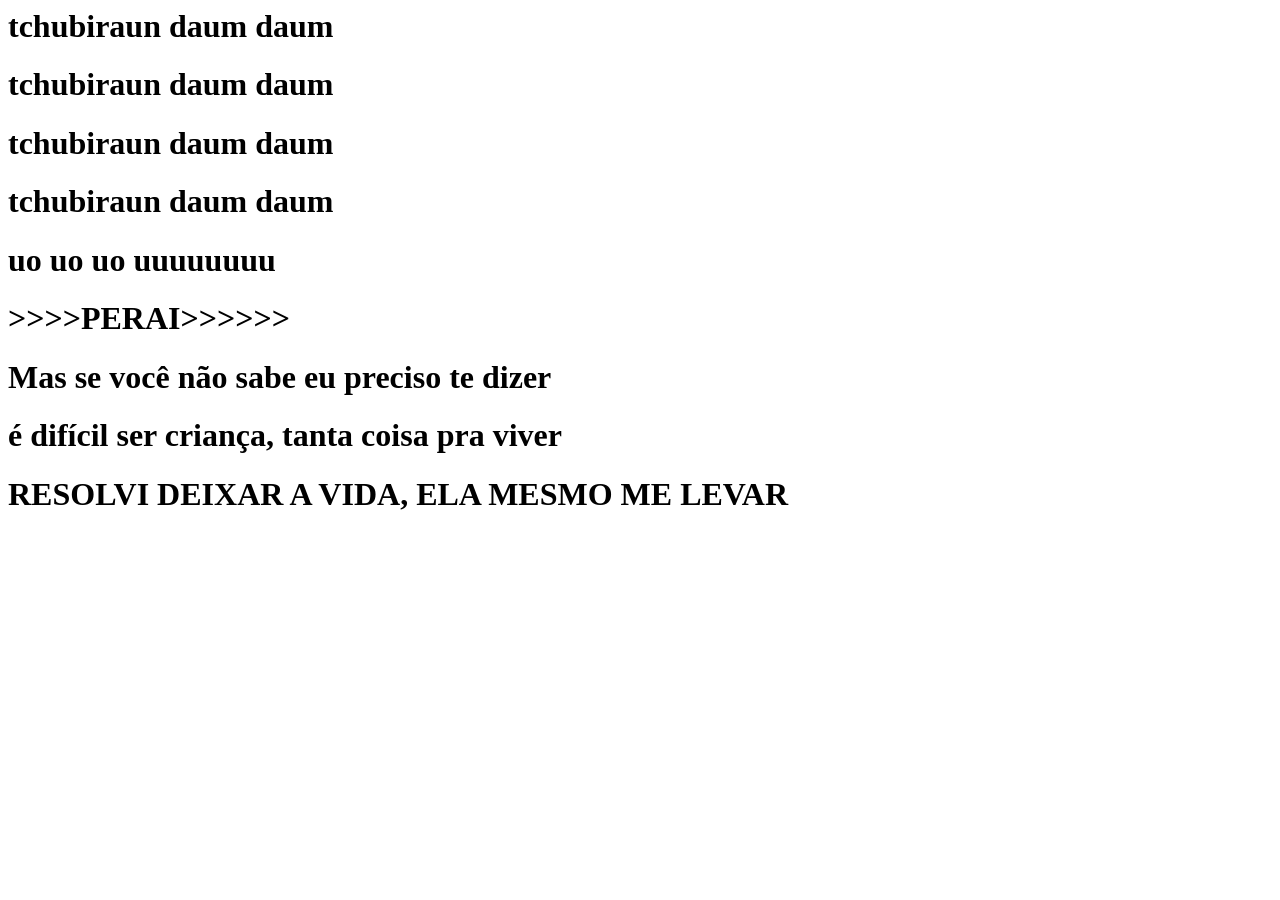
<file: 01 - JAVASCRIPT/index.html>
<html>
<head></head>
<body>
    <!-- <h1>introdução ao JS</h1> -->
 <!-- <script src="testes.js"></script> -->
  <!-- <script src="pePequeno.js"></script> -->
 <!-- <script src="guilhermePortões.js"></script> -->
 <!-- <script src="trajetoPomar.js"></script> -->
 <!-- <script src="peErnanBuco.js"></script> -->
   <!-- <script src="peba.js"></script> -->
   <!-- <script src="juninSalarioDiario.js"></script> -->
   <!-- <script src="monika.js"></script> -->
   <script src="romeroBrique.js"></script>
   


 <h1>tchubiraun daum daum</h1>
  <h1>tchubiraun daum daum</h1>
<h1>tchubiraun daum daum</h1>
  <h1>tchubiraun daum daum</h1>
  <h1>uo uo uo uuuuuuuu</h1>
  <h1>>>>>PERAI>>>>>></h1>
  <h1>Mas se você não sabe eu preciso te dizer</h1>
  <h1>é difícil ser criança, tanta coisa pra viver</h1>
  <h1>RESOLVI DEIXAR A VIDA, ELA MESMO ME LEVAR</h1>

</body>
</html>
</file>
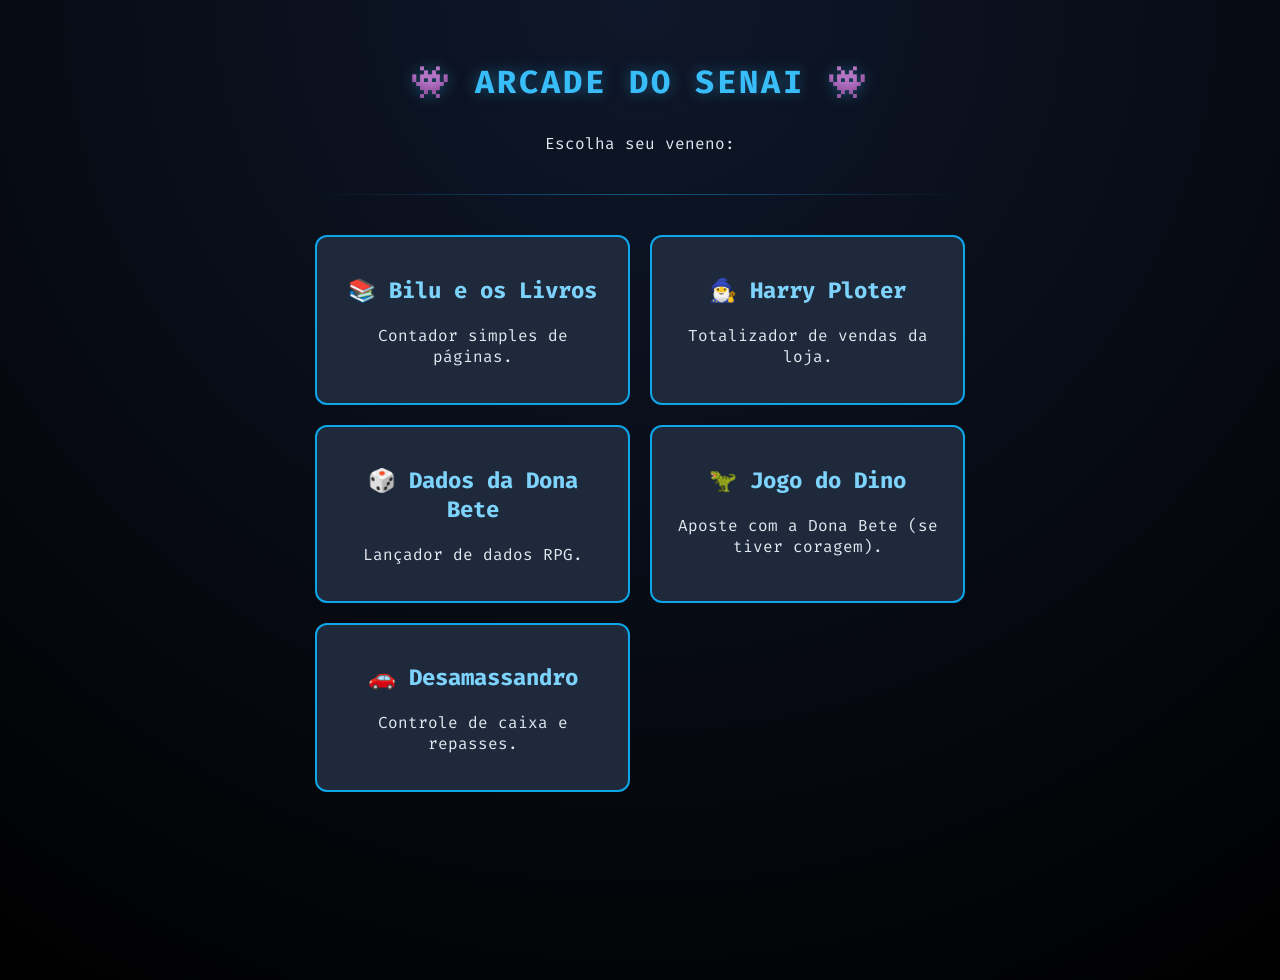
<file: 04 - Variáveis/index.html>
<!DOCTYPE html>
<html lang="pt-br">
<head>
    <meta charset="UTF-8">
    <meta name="viewport" content="width=device-width, initial-scale=1.0">
    <link rel="stylesheet" href="style.css">
    <title>Arcade SENAI</title>
    <style>
        /* CSS extra só pro menu ficar bonito */
        .grid-jogos {
            display: grid;
            grid-template-columns: repeat(auto-fit, minmax(250px, 1fr));
            gap: 20px;
            margin-top: 30px;
        }
        .card-jogo {
            background-color: #1e293b;
            border: 2px solid #0ea5e9;
            padding: 20px;
            border-radius: 12px;
            text-decoration: none;
            color: #e2e8f0;
            transition: 0.3s;
        }
        .card-jogo:hover {
            transform: scale(1.05);
            background-color: #0f172a;
            box-shadow: 0 0 15px #38bdf8;
        }
    </style>
</head>
<body>
    <h1>👾 Arcade do SENAI 👾</h1>
    <p>Escolha seu veneno:</p>
    <hr>

    <div class="grid-jogos">
        <a href="contador.html" class="card-jogo">
            <h2>📚 Bilu e os Livros</h2>
            <p>Contador simples de páginas.</p>
        </a>
        <a href="vendas.html" class="card-jogo">
            <h2>🧙‍♂️ Harry Ploter</h2>
            <p>Totalizador de vendas da loja.</p>
        </a>
        <a href="dados.html" class="card-jogo">
            <h2>🎲 Dados da Dona Bete</h2>
            <p>Lançador de dados RPG.</p>
        </a>
        <a href="dino.html" class="card-jogo">
            <h2>🦖 Jogo do Dino</h2>
            <p>Aposte com a Dona Bete (se tiver coragem).</p>
        </a>
        <a href="oficina.html" class="card-jogo">
            <h2>🚗 Desamassandro</h2>
            <p>Controle de caixa e repasses.</p>
        </a>
    </div>
</body>
</html>
</file>
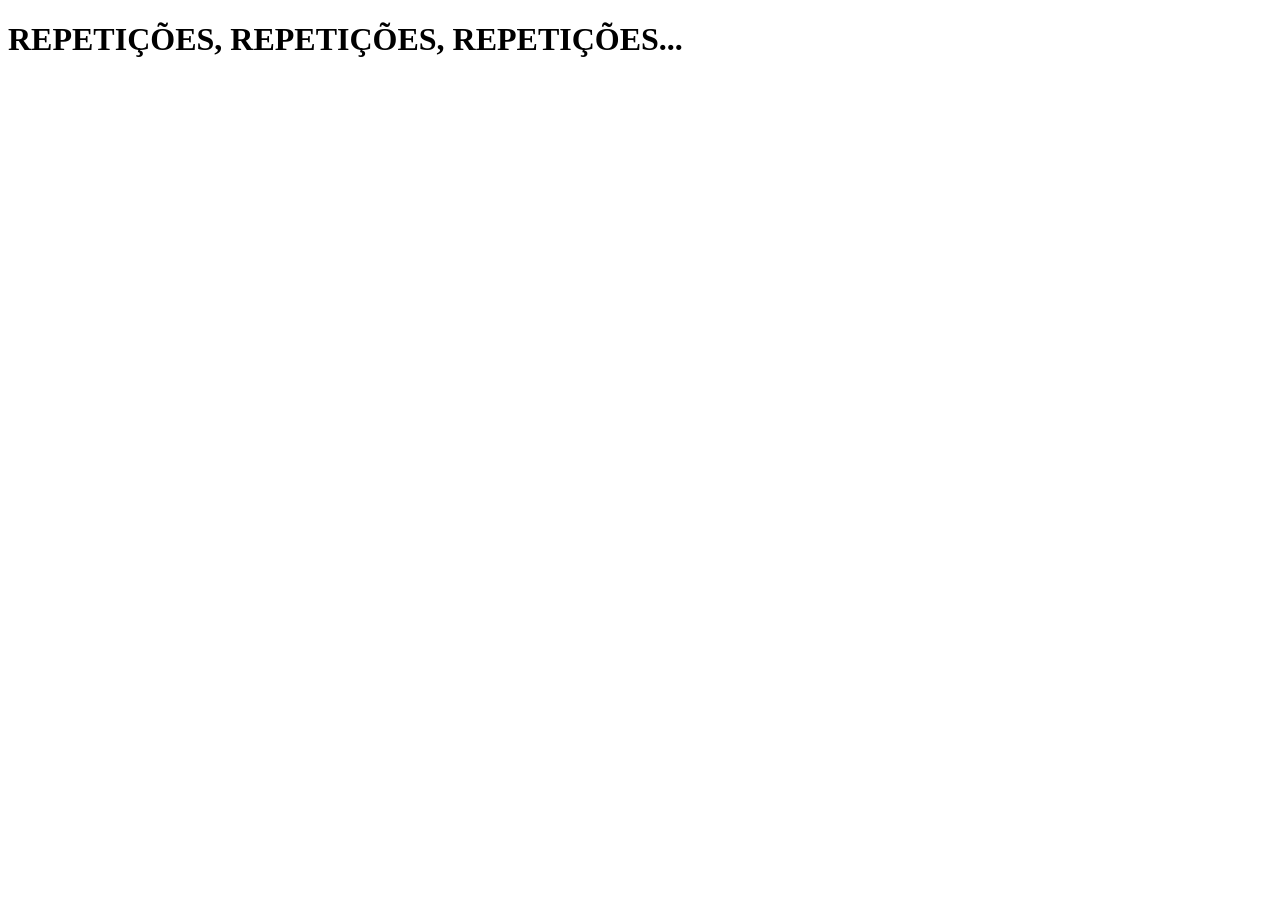
<file: 05 - REPETIÇÃO/index.html>
<!DOCTYPE html>
<html lang="pt-br">
<head>
    <meta charset="UTF-8">
    <meta name="viewport" content="width=device-width, initial-scale=1.0">
    <title>Document</title>
</head>
<body>
    <h1>REPETIÇÕES, REPETIÇÕES, REPETIÇÕES...</h1>
    <script src="script.js"></script>
    
</body>
</html>
</file>
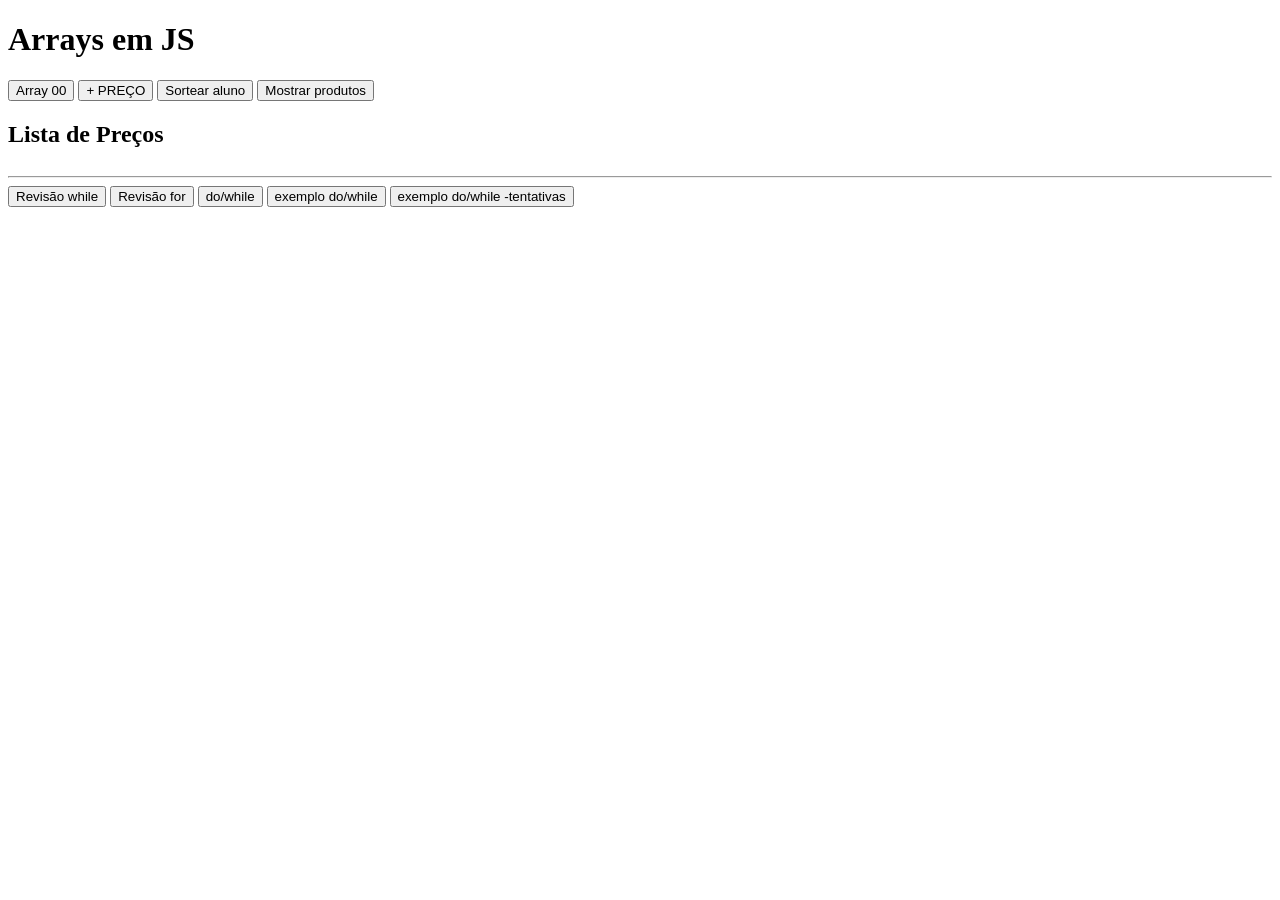
<file: 07 - ARRAYS/index.html>
<!DOCTYPE html>
<html lang="pt-br">
<head>
    <meta charset="UTF-8">
    <meta name="viewport" content="width=device-width, initial-scale=1.0">
    <link rel="stylesheet" href="style.css">
    <title>arrays</title>
</head>
<body>

    <h1>Arrays em JS</h1>
    <button onclick="array00()">Array 00</button>
    <button onclick="addPrecos()">+ PREÇO</button>
    <button onclick="sortearAluno()">Sortear aluno</button>
    <button onclick="mostrarProdutos()">Mostrar produtos</button>

    <h2>Lista de Preços</h2>
    <div id="lista-precos">

    </div>

    <hr>

    
    <button onclick="rodarWhile()">Revisão while</button>
    <button onclick="rodarFor()">Revisão for</button>
    <button onclick="rodarDoWhile()">do/while</button>
    <button onclick="exemploDoWhile()">exemplo do/while</button>
    <button onclick="exemploDoWhileLimitado()">exemplo do/while -tentativas</button>
    <script src="script.js"></script>
    <script src="rev.js"></script>
    <!-- <script src="script.js"></script> -->
</body>
</html>
</file>
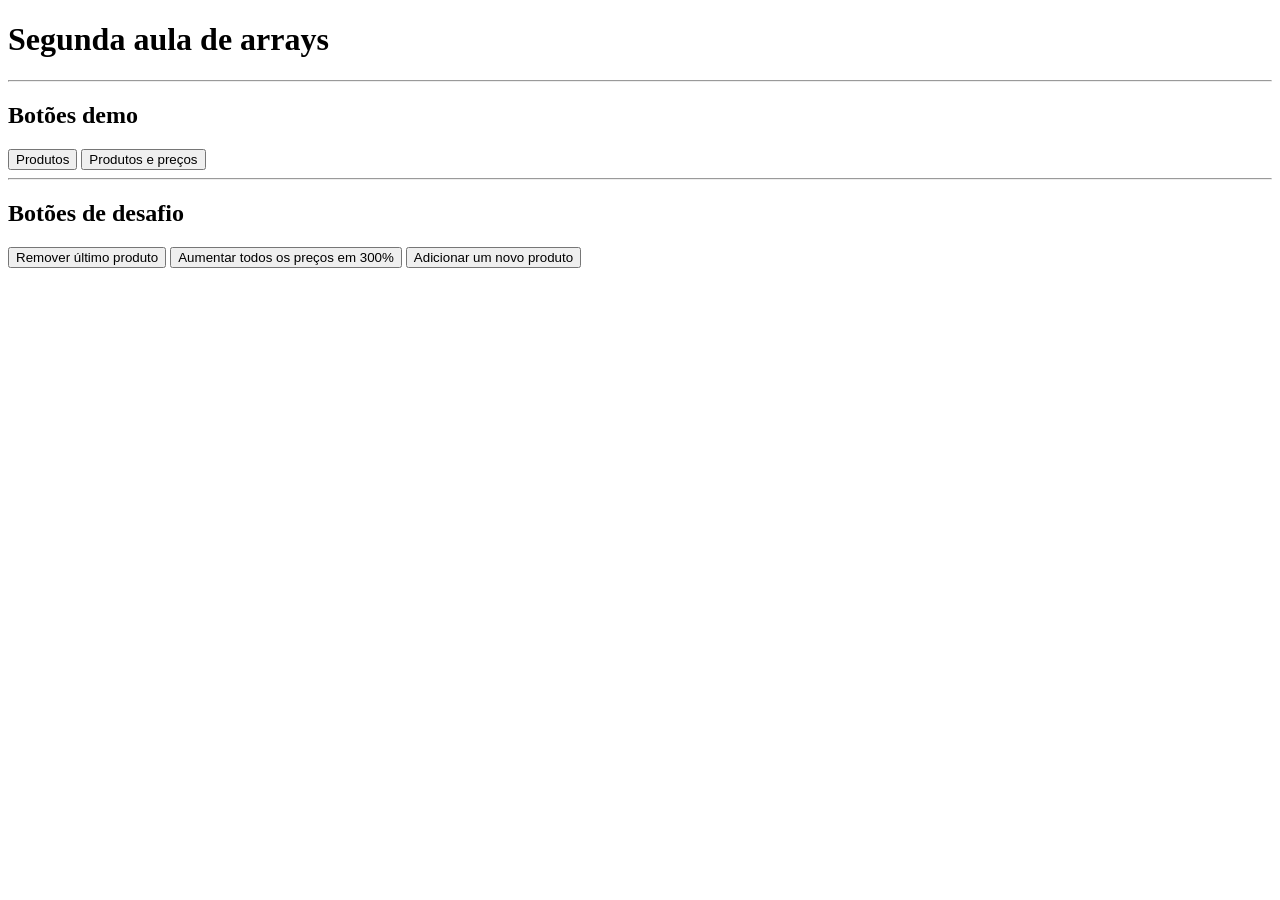
<file: 08 - ARRAYS/index.html>
<!DOCTYPE html>
<html lang="pt-br">
<head>
    <meta charset="UTF-8">
    <meta name="viewport" content="width=device-width, initial-scale=1.0">
    <title>08-arrays</title>
</head>
<body>
    <h1>Segunda aula de arrays</h1>
    <hr>
    <h2>Botões demo</h2>
    <button onclick="verProdutos()">Produtos</button>
    <button onclick="verProdutosComPrecos()">Produtos e preços</button>
    <hr>
    <h2>Botões de desafio</h2>
    <button onclick="">Remover último produto</button>
    <button onclick="">Aumentar todos os preços em 300%</button>
    <button onclick="">Adicionar um novo produto</button>


    <div id="listaProdutos">

    </div>

    <script src="script.js"></script>
</body>
</html>
</file>
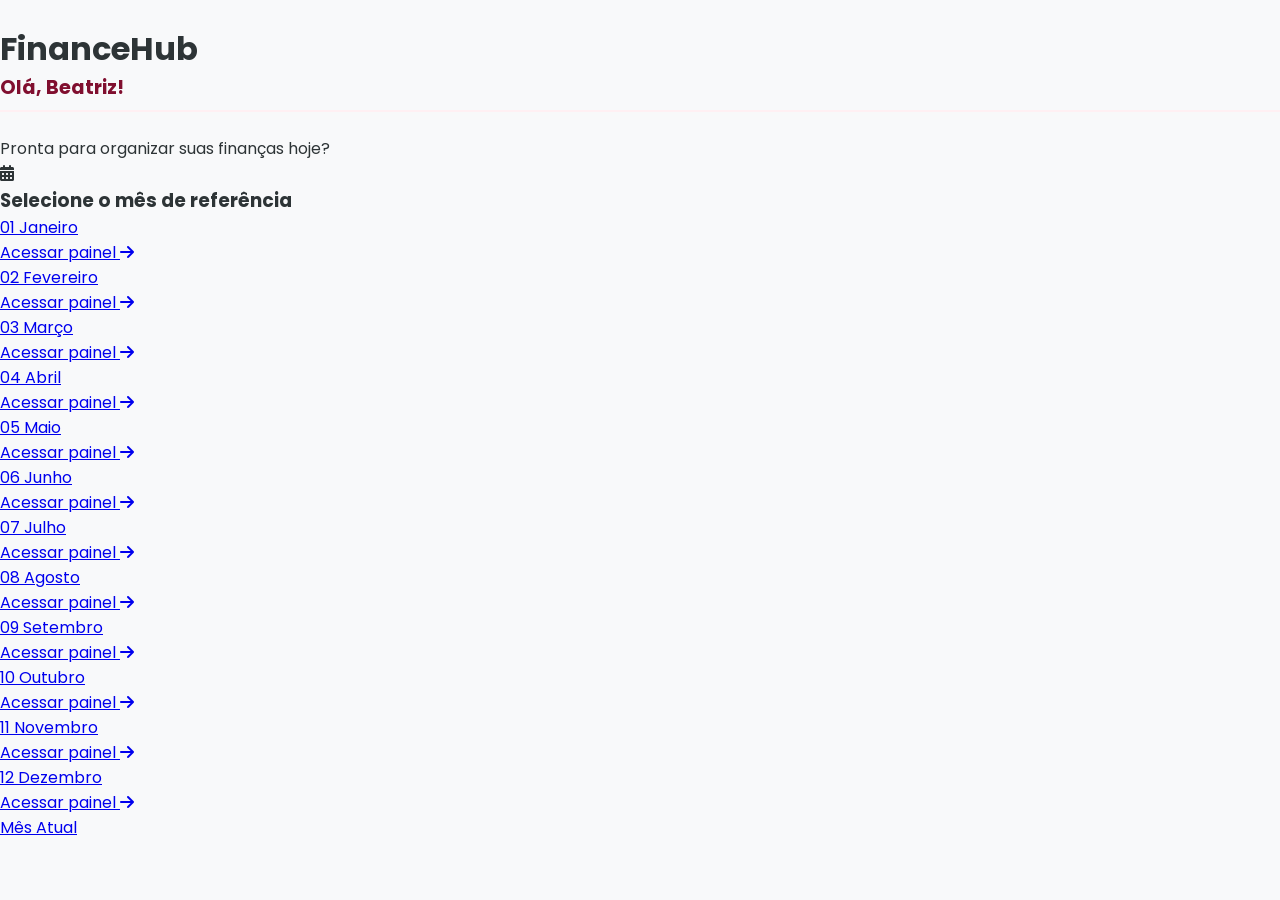
<file: Biaaa/index.html>
<!DOCTYPE html>
<html lang="pt-BR">
<head>
    <meta charset="UTF-8">
    <meta name="viewport" content="width=device-width, initial-scale=1.0">
    <title>FinanceHub | Home</title>
    <link rel="preconnect" href="https://fonts.googleapis.com">
    <link href="https://fonts.googleapis.com/css2?family=Poppins:wght@300;400;600;700&display=swap" rel="stylesheet">
    <link rel="stylesheet" href="https://cdnjs.cloudflare.com/ajax/libs/font-awesome/6.4.0/css/all.min.css">
    <link rel="stylesheet" href="style.css">
</head>
<body>
    <div class="app-wrapper">
        <!-- Header com Design de Boas-vindas -->
        <header class="home-header">
            <div class="container">
                <div class="header-content">
                    <div class="logo-area">
                        <i class="fa-solid fa-chart-line-up"></i>
                        <h1>Finance<strong>Hub</strong></h1>
                    </div>
                    <div class="welcome-text">
                        <h2>Olá, Beatriz!</h2>
                        <p>Pronta para organizar suas finanças hoje?</p>
                    </div>
                </div>
            </div>
        </header>

        <main class="container">
            <div class="section-title">
                <i class="fa-solid fa-calendar-days"></i>
                <h3>Selecione o mês de referência</h3>
            </div>

            <!-- Grade de Meses Estilizada -->
            <div class="month-grid" id="monthGrid">
                <!-- Gerado pelo JavaScript -->
            </div>
        </main>
    </div>

    <script>
        const meses = [
            "Janeiro", "Fevereiro", "Março", "Abril", "Maio", "Junho",
            "Julho", "Agosto", "Setembro", "Outubro", "Novembro", "Dezembro"
        ];
        
        const grid = document.getElementById('monthGrid');
        
        meses.forEach((mes, index) => {
            const card = document.createElement('a');
            card.href = `controle.html?mes=${mes}`;
            card.className = 'month-card-modern';
            
            // Lógica para destacar o mês atual (opcional)
            const mesAtualIndex = new Date().getMonth();
            const isCurrentMonth = index === mesAtualIndex;

            card.innerHTML = `
                <div class="card-content">
                    <span class="month-number">${(index + 1).toString().padStart(2, '0')}</span>
                    <span class="month-name">${mes}</span>
                </div>
                <div class="card-footer">
                    <span>Acessar painel</span>
                    <i class="fa-solid fa-arrow-right"></i>
                </div>
                ${isCurrentMonth ? '<span class="badge">Mês Atual</span>' : ''}
            `;
            grid.appendChild(card);
        });
    </script>
</body>
</html>
</file>
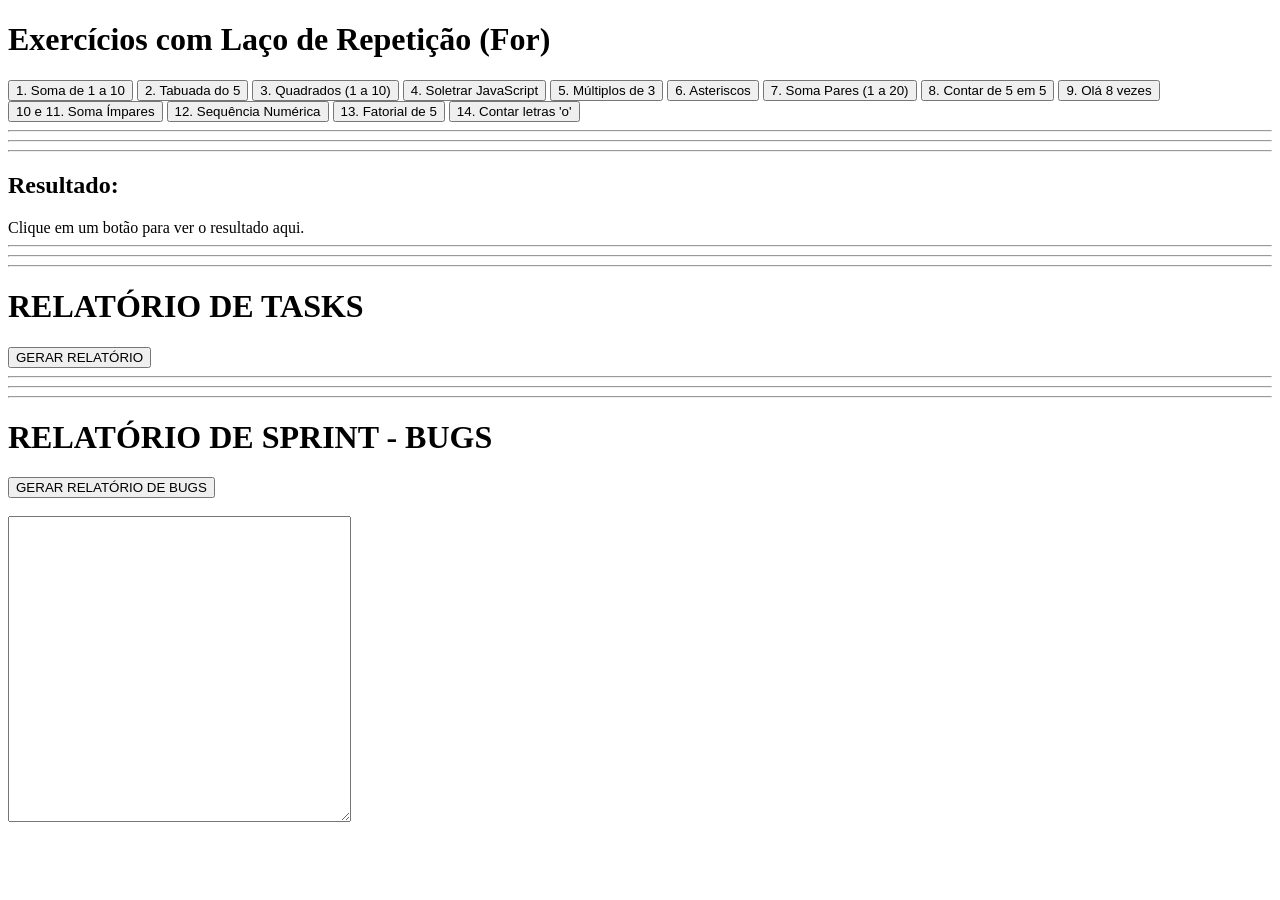
<file: profMárcia/index.html>
<!DOCTYPE html>
<html lang="pt-BR">
<head>
    <meta charset="UTF-8">
    <meta name="viewport" content="width=device-width, initial-scale=1.0">
    <title>Exercícios de Lógica - For</title>
    
</head>
<body>
    <h1>Exercícios com Laço de Repetição (For)</h1>
    
    <div>
        <button onclick="exercicio1()">1. Soma de 1 a 10</button>
        <button onclick="exercicio2()">2. Tabuada do 5</button>
        <button onclick="exercicio3()">3. Quadrados (1 a 10)</button>
        <button onclick="exercicio4()">4. Soletrar JavaScript</button>
        <button onclick="exercicio5()">5. Múltiplos de 3</button>
        <button onclick="exercicio6()">6. Asteriscos</button>
        <button onclick="exercicio7()">7. Soma Pares (1 a 20)</button>
        <button onclick="exercicio8()">8. Contar de 5 em 5</button>
        <button onclick="exercicio9()">9. Olá 8 vezes</button>
        <button onclick="exercicio10()">10 e 11. Soma Ímpares</button>
        <button onclick="exercicio12()">12. Sequência Numérica</button>
        <button onclick="exercicio13()">13. Fatorial de 5</button>
        <button onclick="exercicio14()">14. Contar letras 'o'</button>
    </div>


        <hr><hr><hr>
    
    <h2>Resultado:</h2>
    <div id="resultado">Clique em um botão para ver o resultado aqui.</div>
    <hr><hr><hr>

    <div>
        <h1>RELATÓRIO DE TASKS</h1>
        <button onclick="gerarRelatorioSprint()">GERAR RELATÓRIO</button>
    </div>

    <hr><hr><hr>

    <div>
        <h1>RELATÓRIO DE SPRINT - BUGS</h1>
        <button onclick="gerarRelatorioBugs()">GERAR RELATÓRIO DE BUGS</button>
        <br><br>
        <textarea id="relatorioBugsTextarea" rows="20" cols="40"></textarea>
    </div>

    <script src="script.js"></script>
</body>
</html>
</file>
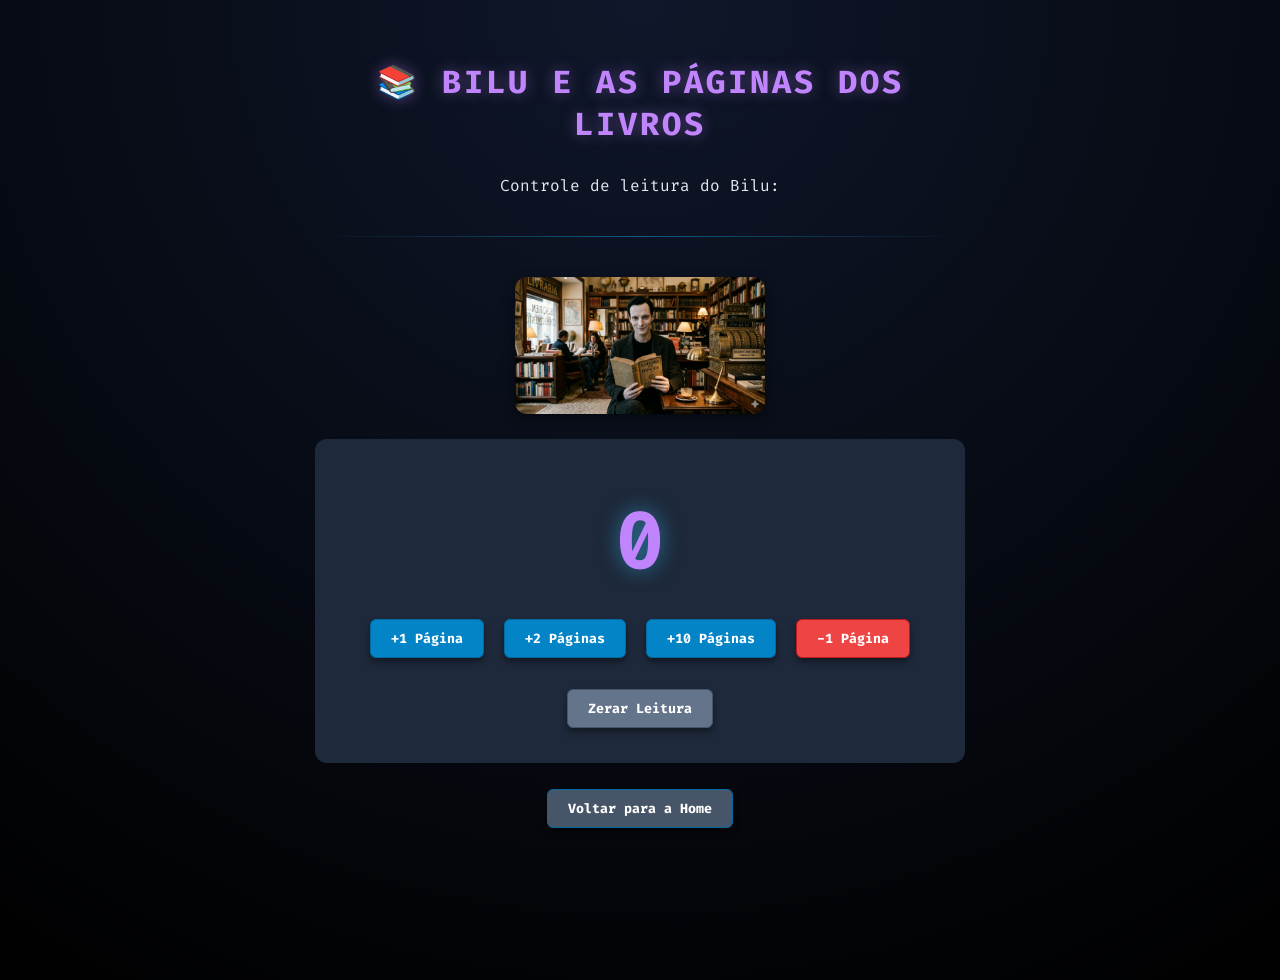
<file: 04 - Variáveis/contador.html>
<!DOCTYPE html>
<html lang="pt-br">
<head>
    <meta charset="UTF-8">
    <link rel="stylesheet" href="style.css">
    <title>Bilu e os Livros</title>
</head>
<body>
    <h1 style="color: #c084fc; text-shadow: 0 0 15px rgba(192, 132, 252, 0.4);">📚 Bilu e as páginas dos livros</h1>
    <p>Controle de leitura do Bilu:</p>
    <hr>

    <img src="biluLendo.png" alt="Imagem do Bilu" style="max-width: 250px; border-radius: 12px; margin-bottom: 20px; box-shadow: 0 4px 12px rgba(0,0,0,0.5);">

    <div style="background-color: #1e293b; padding: 30px; border-radius: 12px;">
        <p id="p-contagem" style="font-size: 5rem; margin: 20px 0; color: #c084fc;">0</p>
        
        <button onclick="incrementarContagem()">+1 Página</button>
        <button onclick="somar2()">+2 Páginas</button>
        <button onclick="somar10()">+10 Páginas</button>
        <button onclick="decrementarContagem()" style="background-color: #ef4444; border-color: #b91c1c;">-1 Página</button>
        <br><br>
        <button onclick="zerarContagem()" style="background-color: #64748b; border-color: #475569;">Zerar Leitura</button>
    </div>

    <br>
    <a href="index.html"><button style="background-color: #475569;">Voltar para a Home</button></a>
    
    <script src="contador.js"></script>
</body>
</html>
</file>
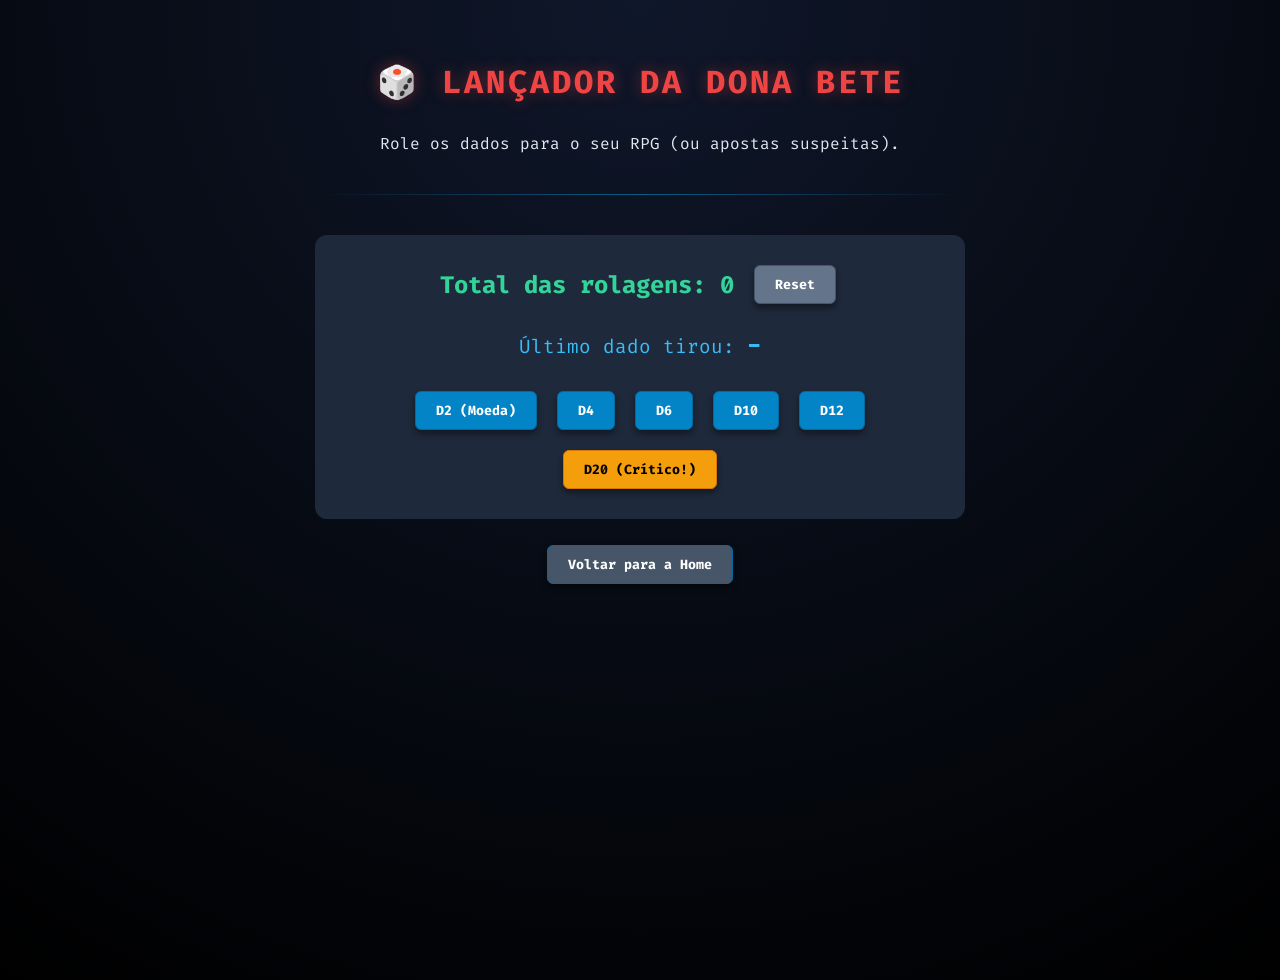
<file: 04 - Variáveis/dados.html>
<!DOCTYPE html>
<html lang="pt-br">
<head>
    <meta charset="UTF-8">
    <link rel="stylesheet" href="style.css">
    <title>Dados da Dona Bete</title>
</head>
<body>
    <h1 style="color: #ef4444; text-shadow: 0 0 15px rgba(239, 68, 68, 0.4);">🎲 Lançador da Dona Bete</h1>
    <p>Role os dados para o seu RPG (ou apostas suspeitas).</p>
    <hr>

    <div style="background-color: #1e293b; padding: 25px; border-radius: 12px;">
        <div style="display: flex; justify-content: center; align-items: center; gap: 15px; margin-bottom: 20px;">
            <span style="color: #34d399; font-weight: bold; font-size: 1.5rem;">
                Total das rolagens: <span id="totalDadosText">0</span>
            </span>
            <button onclick="resetarDados()" style="background-color: #64748b; border-color: #475569;">Reset</button>
        </div>
        
        <p style="color: #38bdf8; font-size: 1.2rem; margin-bottom: 25px;">Último dado tirou: <span id="ultimoDadoText" style="font-weight: bold; font-size: 1.5rem;">-</span></p>

        <div style="display: flex; flex-wrap: wrap; justify-content: center; gap: 10px;">
            <button onclick="rolarDado(2)">D2 (Moeda)</button>
            <button onclick="rolarDado(4)">D4</button>
            <button onclick="rolarDado(6)">D6</button>
            <button onclick="rolarDado(10)">D10</button>
            <button onclick="rolarDado(12)">D12</button>
            <button onclick="rolarDado(20)" style="background-color: #f59e0b; color: black; border-color: #d97706;">D20 (Crítico!)</button>
        </div>
    </div>

    <br>
    <a href="index.html"><button style="background-color: #475569;">Voltar para a Home</button></a>

    <script src="dados.js"></script>
</body>
</html>
</file>
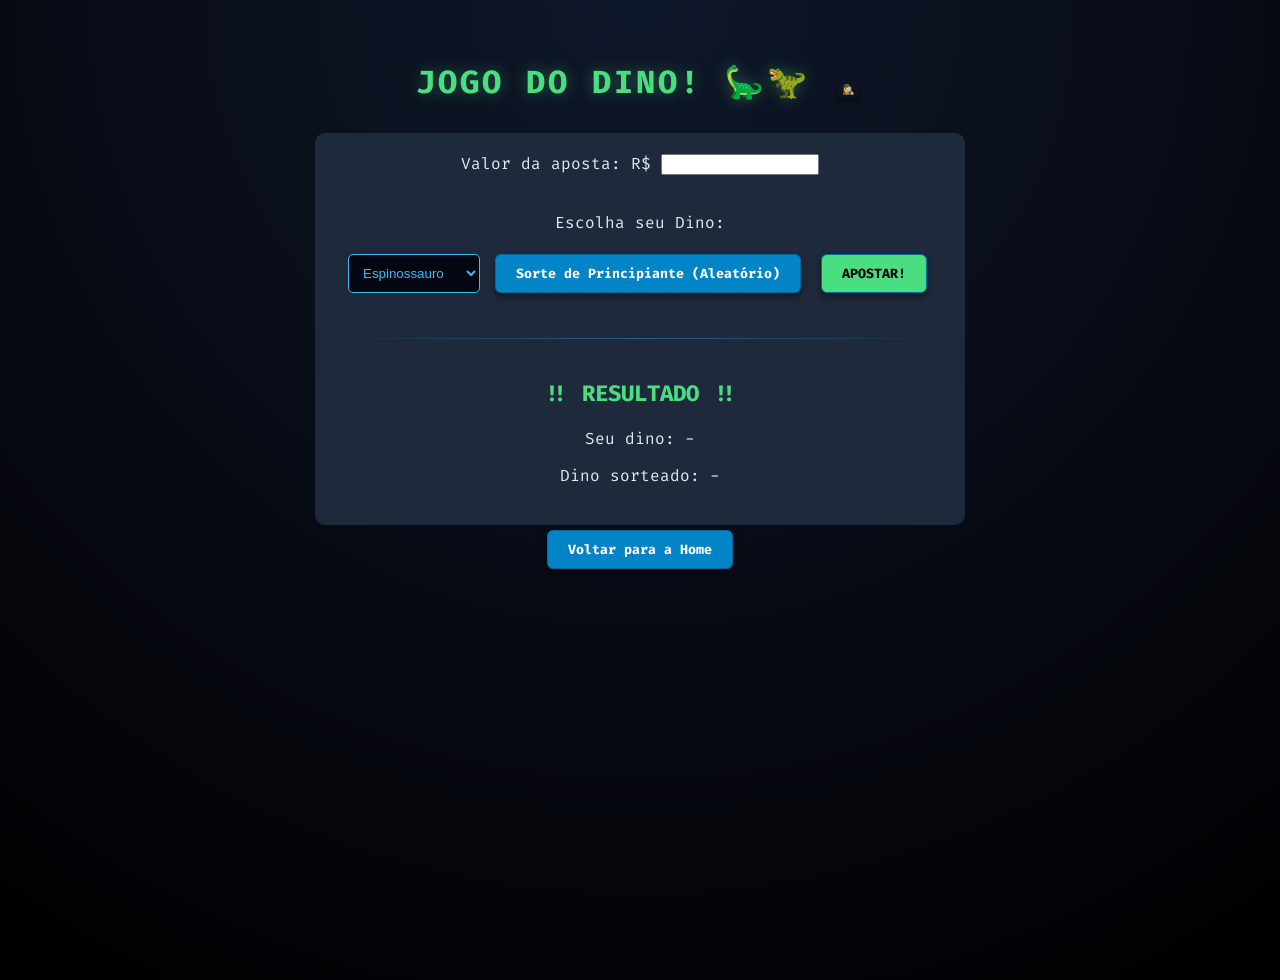
<file: 04 - Variáveis/dino.html>
<!DOCTYPE html>
<html lang="pt-br">
<head>
    <meta charset="UTF-8">
    <link rel="stylesheet" href="style.css">
    <title>Jogo do Dino</title>
</head>
<body>
    <h1 style="color: #4ade80; text-shadow: 0 0 15px rgba(74, 222, 128, 0.4);">
        Jogo do Dino! 🦕🦖 
        <button onclick="verificarCaixaBete()" style="padding: 2px 5px; font-size: 10px; background: transparent; border: none;">🕵️‍♀️</button>
    </h1>
    
    <div style="background-color: #1e293b; padding: 20px; border-radius: 10px;">
        <label>Valor da aposta: R$ </label>
        <input type="number" id="valorApostaDino" style="width: 150px;">
        <br><br>
        
        <p>Escolha seu Dino:</p>
        <select id="dinoEscolhido" style="padding: 10px; background: #030712; color: #38bdf8; border: 1px solid #38bdf8; border-radius: 5px;">
            <option value="Espinossauro">Espinossauro</option>
            <option value="T-Rex">T-Rex</option>
            <option value="Braquiossauro">Braquiossauro</option>
            <option value="Velocirraptor">Velocirraptor</option>
            <option value="Estegossauro">Estegossauro</option>
            <option value="Triceratopo">Triceratopo</option>
            <option value="Anquilossauro">Anquilossauro</option>
            <option value="Parassaurolofo">Parassaurolofo</option>
            <option value="Alossauro">Alossauro</option>
            <option value="Carnotauro">Carnotauro</option>
        </select>
        
        <button onclick="escolherDinoAleatorio()">Sorte de Principiante (Aleatório)</button>
        <button onclick="jogarDino()" style="background-color: #4ade80; color: #000;">APOSTAR!</button>

        <hr>
        <h2 style="color: #4ade80;">!! RESULTADO !!</h2>
        <p>Seu dino: <span id="txtSeuDino">-</span></p>
        <p>Dino sorteado: <span id="txtDinoSorteado">-</span></p>
        <h3 id="resultadoDino"></h3>
        
        <button id="btnChance50x" onclick="chance50x()" style="display: none; background-color: #f59e0b; color: black;">CHANCE ÚNICA: 50x!!</button>
    </div>
    
    <a href="index.html"><button>Voltar para a Home</button></a>
    
    <script src="dino.js"></script>
</body>
</html>
</file>
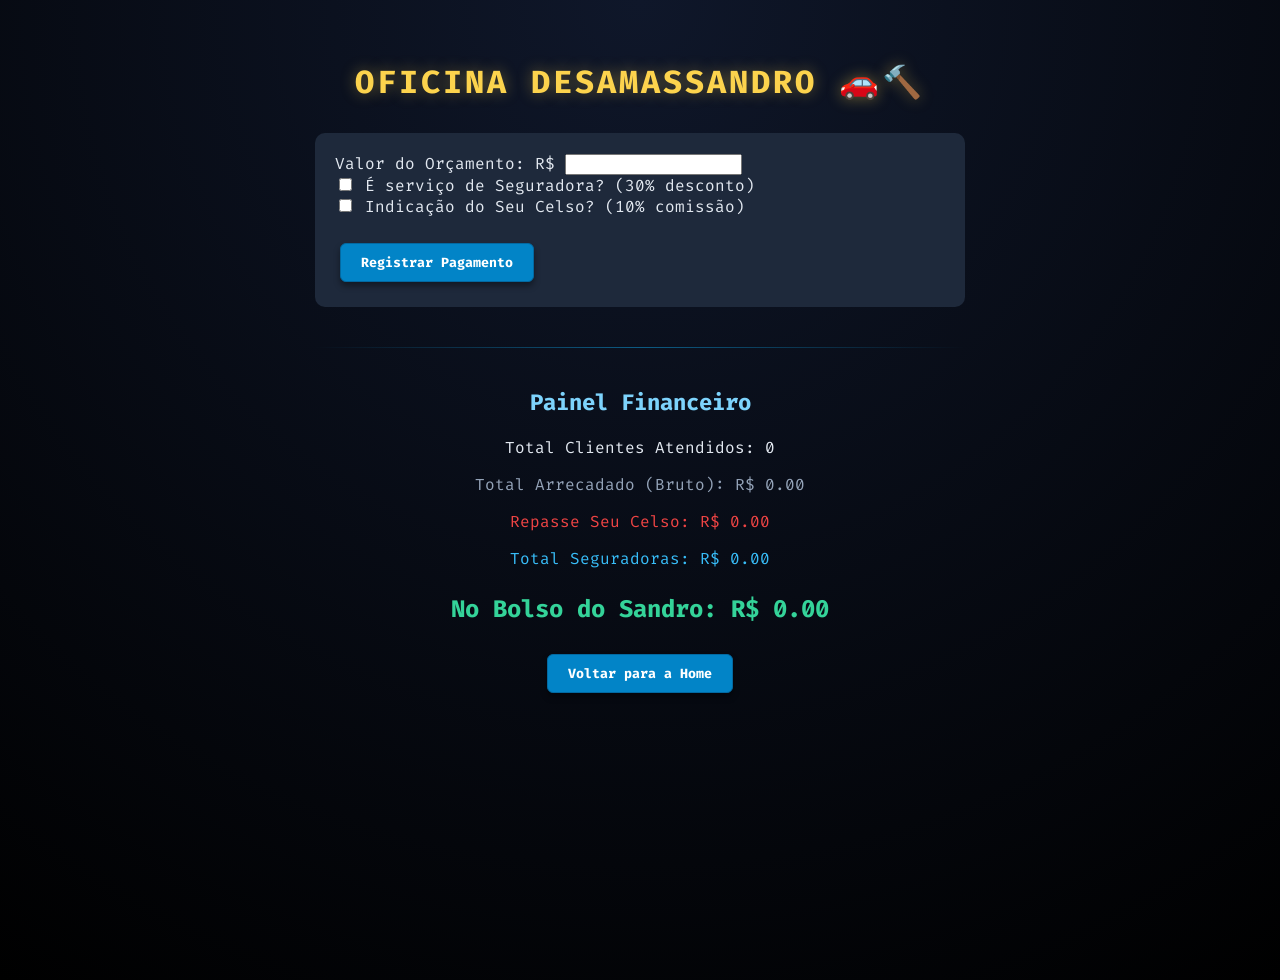
<file: 04 - Variáveis/oficina.html>
<!DOCTYPE html>
<html lang="pt-br">
<head>
    <meta charset="UTF-8">
    <link rel="stylesheet" href="style.css">
    <title>Desamassandro</title>
</head>
<body>
    <h1 style="color: #fcd34d; text-shadow: 0 0 15px rgba(252, 211, 77, 0.4);">Oficina Desamassandro 🚗🔨</h1>
    
    <div style="background-color: #1e293b; padding: 20px; border-radius: 10px; text-align: left;">
        <label>Valor do Orçamento: R$ </label>
        <input type="number" id="valorServico">
        <br>
        
        <input type="checkbox" id="checkSeguradora">
        <label for="checkSeguradora">É serviço de Seguradora? (30% desconto)</label>
        <br>

        <input type="checkbox" id="checkCelso">
        <label for="checkCelso">Indicação do Seu Celso? (10% comissão)</label>
        <br><br>

        <button onclick="registrarServico()">Registrar Pagamento</button>
    </div>

    <hr>
    <h2>Painel Financeiro</h2>
    <p>Total Clientes Atendidos: <span id="txtNumClientes">0</span></p>
    <p style="color: #94a3b8;">Total Arrecadado (Bruto): R$ <span id="txtBruto">0.00</span></p>
    <p style="color: #ef4444;">Repasse Seu Celso: R$ <span id="txtRepasse">0.00</span></p>
    <p style="color: #38bdf8;">Total Seguradoras: R$ <span id="txtSeguradora">0.00</span></p>
    <p style="color: #34d399; font-size: 1.5em; font-weight: bold;">No Bolso do Sandro: R$ <span id="txtSandro">0.00</span></p>

    <a href="index.html"><button>Voltar para a Home</button></a>

    <script src="oficina.js"></script>
</body>
</html>
</file>
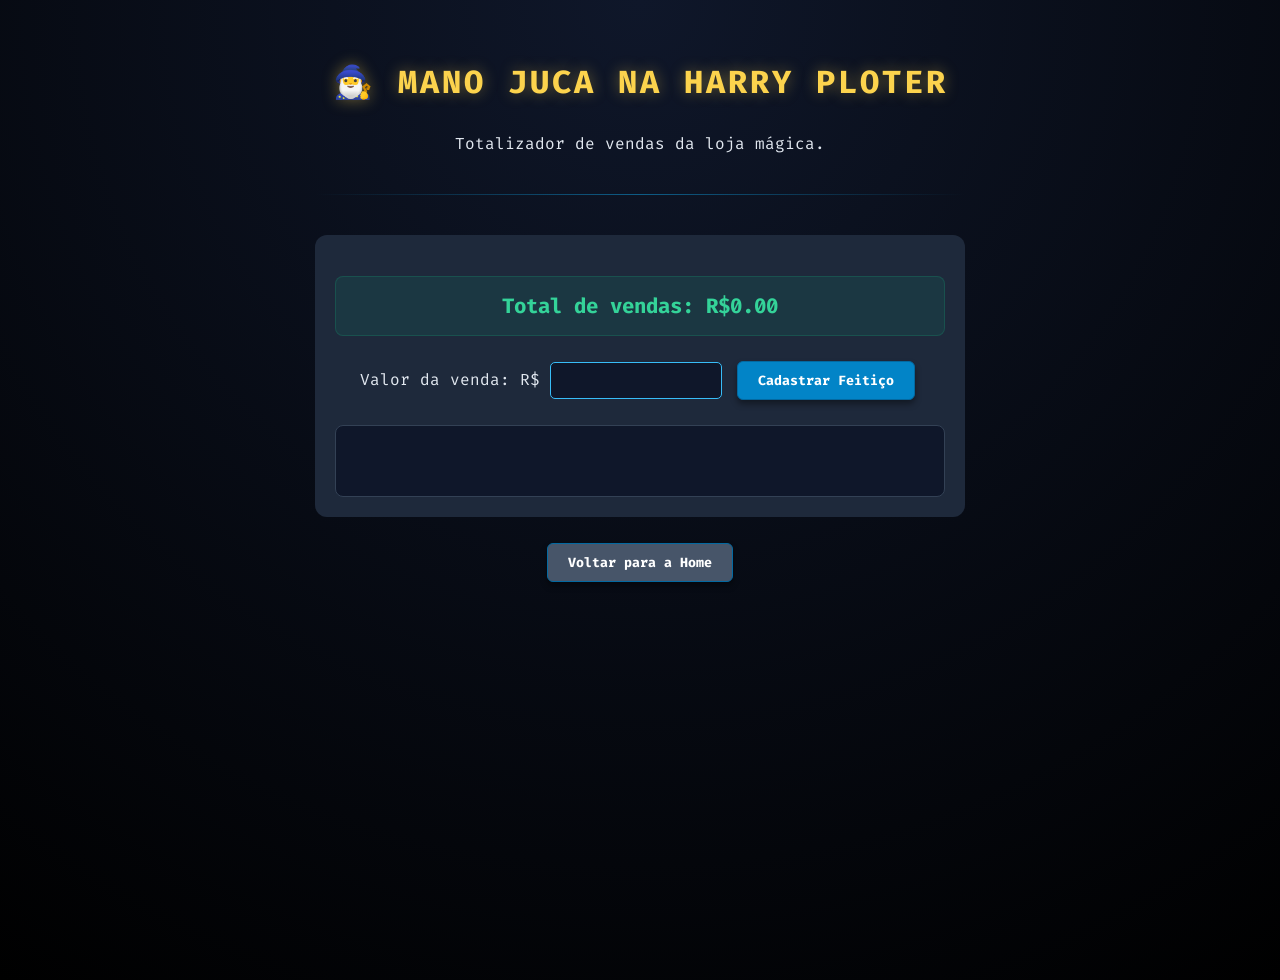
<file: 04 - Variáveis/vendas.html>
<!DOCTYPE html>
<html lang="pt-br">
<head>
    <meta charset="UTF-8">
    <link rel="stylesheet" href="style.css">
    <title>Harry Ploter</title>
</head>
<body>
    <h1 style="color: #fcd34d; text-shadow: 0 0 15px rgba(252, 211, 77, 0.4);">🧙‍♂️ Mano Juca na Harry Ploter</h1>
    <p>Totalizador de vendas da loja mágica.</p>
    <hr>

    <div style="background-color: #1e293b; padding: 20px; border-radius: 12px;">
        <p id="totalVendido">Total de vendas: R$0.00</p>
        
        <label>Valor da venda: R$ </label>
        <input id="inputVenda" type="number" step="0.01" style="width: 150px; background-color: #0f172a; color: white; padding: 10px; border-radius: 5px; border: 1px solid #38bdf8;">
        <button onclick="registrarVenda()">Cadastrar Feitiço</button>
        
        <div id="listaVendas" style="margin-top: 20px; text-align: left; background: #0f172a; padding: 10px; border-radius: 8px; min-height: 50px;">
            </div>
    </div>

    <br>
    <a href="index.html"><button style="background-color: #475569;">Voltar para a Home</button></a>
    
    <script src="vendas.js"></script>
</body>
</html>
</file>
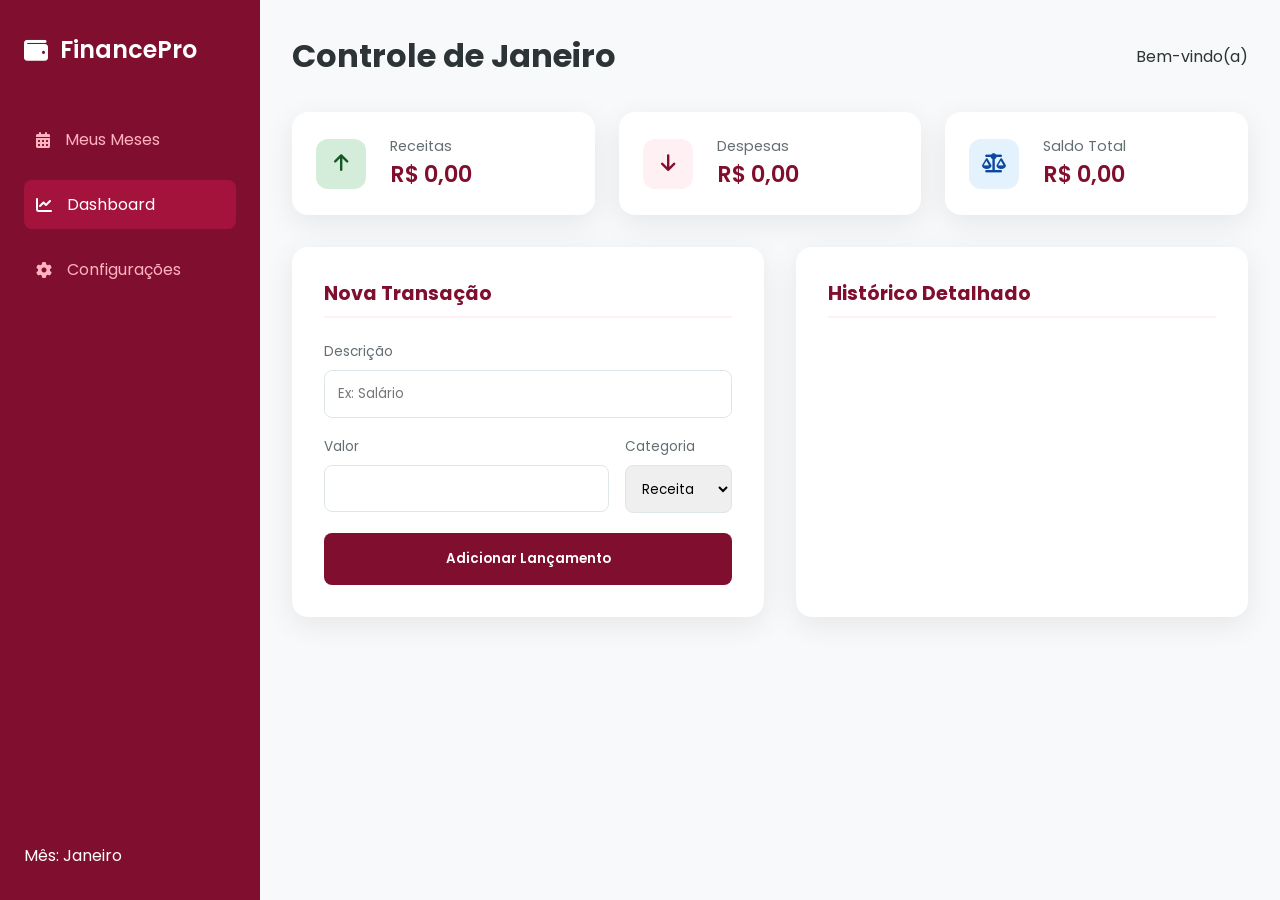
<file: Biaaa/controle.html>
<!DOCTYPE html>
<html lang="pt-BR">
<head>
    <meta charset="UTF-8">
    <meta name="viewport" content="width=device-width, initial-scale=1.0">
    <title>FinancePro - Dashboard</title>
    <link href="https://fonts.googleapis.com/css2?family=Poppins:wght@300;400;600&display=swap" rel="stylesheet">
    <link rel="stylesheet" href="https://cdnjs.cloudflare.com/ajax/libs/font-awesome/6.4.0/css/all.min.css">
    <link rel="stylesheet" href="style.css">
</head>
<body class="dashboard-body">
    <nav class="sidebar">
        <div class="sidebar-header">
            <i class="fa-solid fa-wallet"></i>
            <span>FinancePro</span>
        </div>
        <ul class="sidebar-menu">
            <li><a href="index.html"><i class="fa-solid fa-calendar-days"></i> Meus Meses</a></li>
            <li class="active"><a href="#"><i class="fa-solid fa-chart-line"></i> Dashboard</a></li>
            <li><a href="#"><i class="fa-solid fa-gear"></i> Configurações</a></li>
        </ul>
        <div class="sidebar-footer">
            <p id="label-mes-sidebar">Selecionado: Janeiro</p>
        </div>
    </nav>

    <main class="main-content">
        <header class="top-bar">
            <h1 id="titulo-mes">Controle de Janeiro</h1>
            <div class="user-profile">
                <span>Bem-vindo(a)</span>
                <div class="avatar"></div>
            </div>
        </header>

        <section class="stats-grid">
            <div class="stat-card income">
                <div class="stat-icon"><i class="fa-solid fa-arrow-up"></i></div>
                <div class="stat-info">
                    <h3>Receitas</h3>
                    <p id="receitas">R$ 0,00</p>
                </div>
            </div>
            <div class="stat-card expense">
                <div class="stat-icon"><i class="fa-solid fa-arrow-down"></i></div>
                <div class="stat-info">
                    <h3>Despesas</h3>
                    <p id="despesas">R$ 0,00</p>
                </div>
            </div>
            <div class="stat-card balance">
                <div class="stat-icon"><i class="fa-solid fa-scale-balanced"></i></div>
                <div class="stat-info">
                    <h3>Saldo Total</h3>
                    <p id="saldo">R$ 0,00</p>
                </div>
            </div>
        </section>

        <div class="content-grid">
            <section class="form-container">
                <h2>Nova Transação</h2>
                <form id="formulario">
                    <div class="input-group">
                        <label>Descrição</label>
                        <input type="text" id="descricao" placeholder="Ex: Salário" required>
                    </div>
                    <div class="row">
                        <div class="input-group">
                            <label>Valor</label>
                            <input type="number" id="valor" step="0.01" required>
                        </div>
                        <div class="input-group">
                            <label>Categoria</label>
                            <select id="tipo">
                                <option value="receita">Receita</option>
                                <option value="despesa">Despesa</option>
                            </select>
                        </div>
                    </div>
                    <button type="submit" class="btn-add">Adicionar Lançamento</button>
                </form>
            </section>

            <section class="list-container">
                <h2>Histórico Detalhado</h2>
                <div class="table-scroll">
                    <ul id="lista-transacoes"></ul>
                </div>
            </section>
        </div>
    </main>
    <script src="script.js"></script>
</body>
</html>
</file>
<file: 04 - Variáveis/style.css>
@import url('https://fonts.googleapis.com/css2?family=Fira+Code:wght@400;700&display=swap');

body {
    background-color: #030712;
    background-image: radial-gradient(circle at top, #0f172a, #000000);
    color: #e2e8f0;
    font-family: 'Fira Code', monospace;
    max-width: 650px;
    margin: 0 auto;
    padding: 40px 20px;
    text-align: center;
    min-height: 100vh;
}

h1 {
    color: #38bdf8;
    text-transform: uppercase;
    letter-spacing: 3px;
    text-shadow: 0 0 15px rgba(56, 189, 248, 0.4);
    margin-bottom: 30px;
}

h2 {
    color: #7dd3fc;
    font-size: 1.4rem;
    margin-bottom: 20px;
}

hr {
    border: 0;
    height: 1px;
    background: linear-gradient(to right, transparent, #0ea5e9, transparent);
    margin: 40px 0;
    opacity: 0.5;
}

/* --- SEÇÃO DE VENDAS --- */
#totalVendido {
    font-size: 1.3rem;
    font-weight: bold;
    color: #34d399;
    background: rgba(16, 185, 129, 0.1);
    padding: 15px;
    border-radius: 8px;
    border: 1px solid rgba(16, 185, 129, 0.2);
    margin-bottom: 20px;
}

input[type="text"] {
    background-color: #1e293b;
    border: 1px solid #38bdf8;
    color: #ffffff;
    padding: 10px 15px;
    border-radius: 6px;
    font-family: inherit;
    font-size: 1rem;
    outline: none;
    margin: 10px;
    transition: box-shadow 0.3s ease;
}

input[type="text"]:focus {
    box-shadow: 0 0 12px rgba(56, 189, 248, 0.6);
}

#listaVendas {
    margin-top: 25px;
    background-color: rgba(15, 23, 42, 0.6);
    border: 1px solid #334155;
    border-radius: 8px;
    padding: 15px;
    min-height: 60px;
    max-height: 200px;
    overflow-y: auto;
    text-align: left;
    color: #94a3b8;
    line-height: 1.8;
}

/* --- BOTÕES GERAIS --- */
button {
    background-color: #0284c7;
    color: white;
    border: 1px solid #0369a1;
    padding: 10px 20px;
    margin: 5px;
    border-radius: 6px;
    font-family: inherit;
    font-weight: bold;
    cursor: pointer;
    transition: all 0.2s ease;
    box-shadow: 0 4px 6px rgba(0, 0, 0, 0.4);
}

button:hover {
    background-color: #38bdf8;
    border-color: #7dd3fc;
    color: #030712;
    transform: translateY(-2px);
    box-shadow: 0 6px 12px rgba(56, 189, 248, 0.3);
}

button:active {
    transform: translateY(0);
}

/* --- SEÇÃO DE CONTAGEM --- */
#p-contagem {
    font-size: 4rem;
    font-weight: bold;
    color: #38bdf8;
    margin: 30px 0;
    text-shadow: 0 0 20px rgba(56, 189, 248, 0.5);
}
</file>
<file: 07 - ARRAYS/style.css>
.produtos{
    border: 1px solid red;
    margin: 5px;
    width: 100px;
    height: 100px;
}
#lista-precos{
    display: flex;
    justify-content: center;
    align-items: center;
    flex-wrap: wrap;
}
</file>
<file: Biaaa/style.css>
:root {
    --wine: #800f2f;
    --wine-light: #a4133c;
    --pink: #ffb3c1;
    --pink-soft: #fff0f3;
    --text-main: #2d3436;
    --white: #ffffff;
    --shadow: 0 8px 30px rgba(0,0,0,0.08);
}

* { margin: 0; padding: 0; box-sizing: border-box; font-family: 'Poppins', sans-serif; }

body { background: #f8f9fa; color: var(--text-main); }

/* Sidebar */
.sidebar {
    width: 260px;
    height: 100vh;
    background: var(--wine);
    color: white;
    position: fixed;
    padding: 2rem 1.5rem;
    display: flex;
    flex-direction: column;
}

.sidebar-header {
    font-size: 1.5rem;
    font-weight: 600;
    display: flex;
    align-items: center;
    gap: 12px;
    margin-bottom: 3rem;
}

.sidebar-menu { list-style: none; flex-grow: 1; }
.sidebar-menu li { margin-bottom: 1rem; }
.sidebar-menu a {
    color: var(--pink);
    text-decoration: none;
    display: flex;
    align-items: center;
    gap: 15px;
    padding: 12px;
    border-radius: 8px;
    transition: 0.3s;
}

.sidebar-menu li.active a, .sidebar-menu a:hover {
    background: var(--wine-light);
    color: white;
}

/* Main Content */
.main-content { margin-left: 260px; padding: 2rem; }

.top-bar {
    display: flex;
    justify-content: space-between;
    align-items: center;
    margin-bottom: 2rem;
}

/* Stats Cards */
.stats-grid {
    display: grid;
    grid-template-columns: repeat(3, 1fr);
    gap: 1.5rem;
    margin-bottom: 2rem;
}

.stat-card {
    background: var(--white);
    padding: 1.5rem;
    border-radius: 16px;
    display: flex;
    align-items: center;
    gap: 1.5rem;
    box-shadow: var(--shadow);
}

.stat-icon {
    width: 50px;
    height: 50px;
    border-radius: 12px;
    display: flex;
    align-items: center;
    justify-content: center;
    font-size: 1.2rem;
}

.income .stat-icon { background: #d4edda; color: #155724; }
.expense .stat-icon { background: var(--pink-soft); color: var(--wine); }
.balance .stat-icon { background: #e3f2fd; color: #0d47a1; }

.stat-info h3 { font-size: 0.9rem; color: #636e72; font-weight: 400; }
.stat-info p { font-size: 1.4rem; font-weight: 600; color: var(--wine); }

/* Forms and Lists */
.content-grid {
    display: grid;
    grid-template-columns: 1fr 1.5fr;
    gap: 2rem;
}

.form-container, .list-container {
    background: white;
    padding: 2rem;
    border-radius: 16px;
    box-shadow: var(--shadow);
}

h2 { font-size: 1.2rem; margin-bottom: 1.5rem; color: var(--wine); border-bottom: 2px solid var(--pink-soft); padding-bottom: 0.5rem; }

.input-group { display: flex; flex-direction: column; margin-bottom: 1.2rem; }
.input-group label { font-size: 0.85rem; margin-bottom: 0.5rem; color: #636e72; }
input, select {
    padding: 0.8rem;
    border: 1px solid #dfe6e9;
    border-radius: 8px;
    outline: none;
    transition: 0.3s;
}

input:focus { border-color: var(--wine); }

.row { display: grid; grid-template-columns: 1fr 1fr; gap: 1rem; }

.btn-add {
    width: 100%;
    padding: 1rem;
    background: var(--wine);
    color: white;
    border: none;
    border-radius: 8px;
    font-weight: 600;
    cursor: pointer;
    transition: 0.3s;
}

.btn-add:hover { background: var(--wine-light); transform: translateY(-2px); }

/* Transações List */
#lista-transacoes li {
    padding: 1rem;
    margin-bottom: 0.8rem;
    background: #fdfdfd;
    border-radius: 10px;
    display: flex;
    justify-content: space-between;
    align-items: center;
    border: 1px solid #f1f2f6;
}

.receita-item { border-left: 5px solid #2ecc71 !important; }
.despesa-item { border-left: 5px solid var(--wine) !important; }

.btn-remove {
    background: none;
    border: none;
    color: #ff7675;
    cursor: pointer;
    font-size: 1.1rem;
}
</file>
